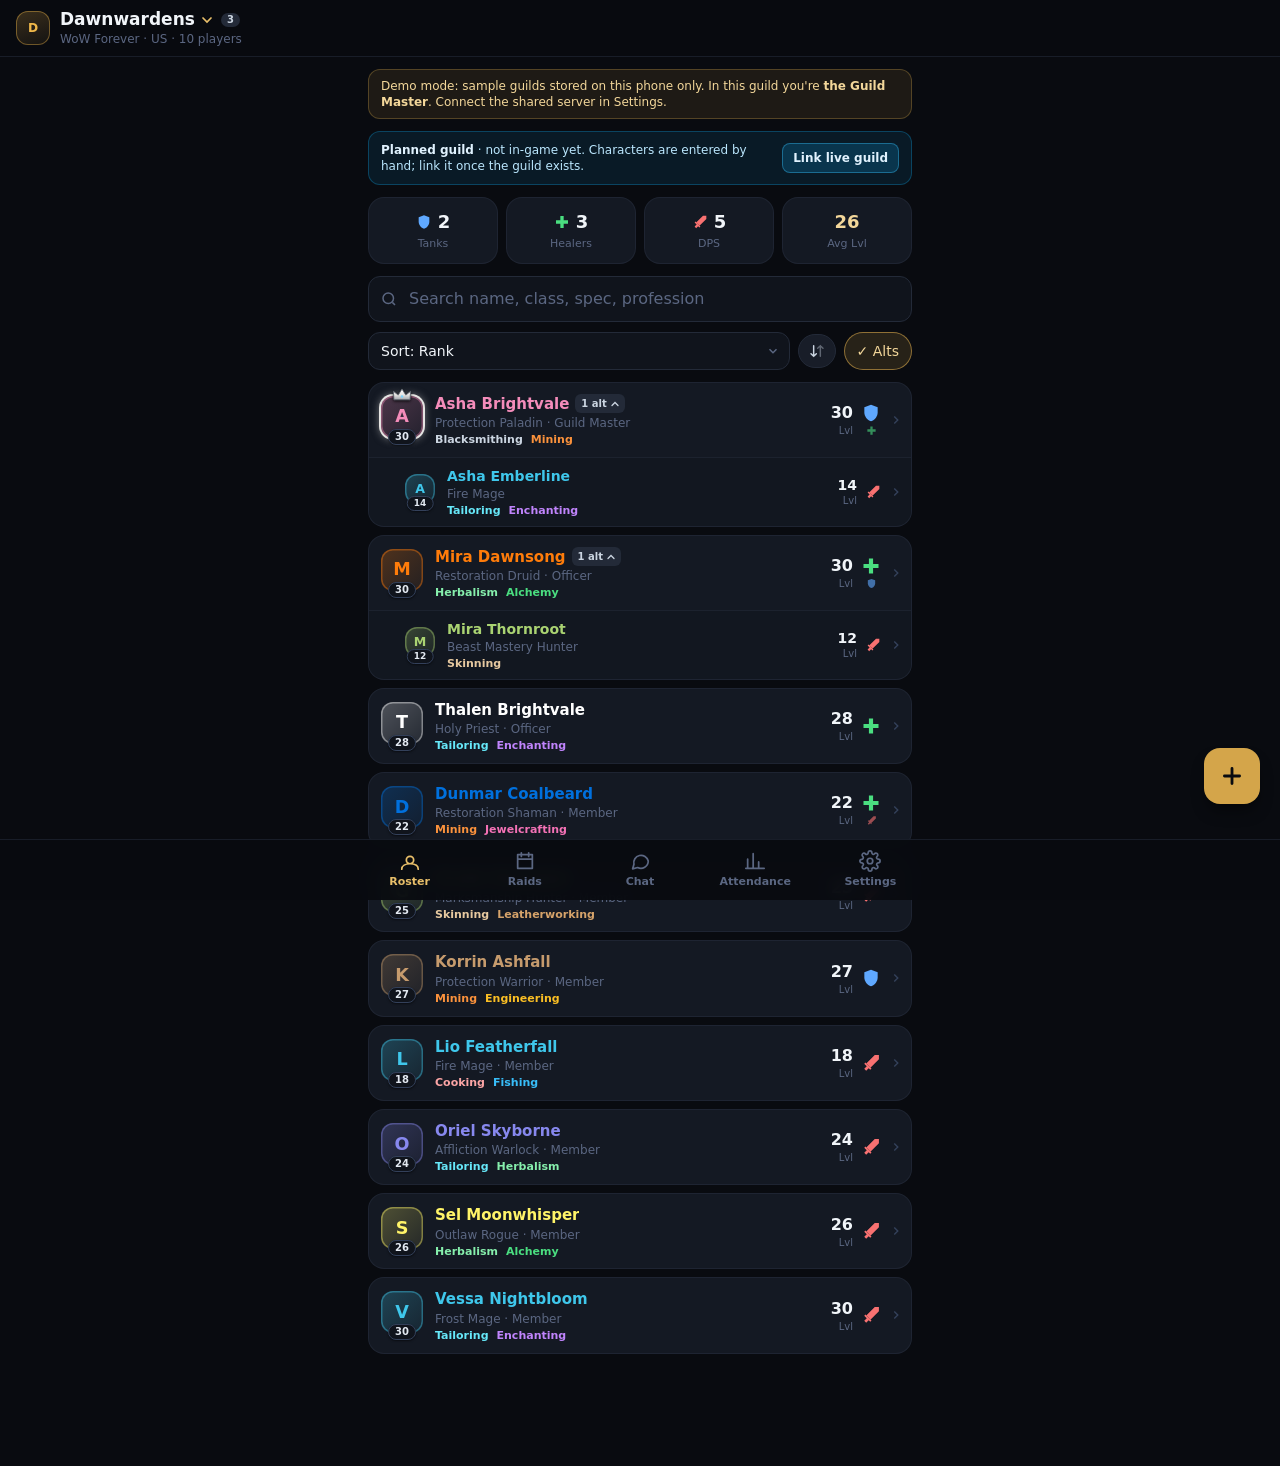
<file: index.html>
<!doctype html>
<html lang="en">
  <head>
    <meta charset="UTF-8" />
    <meta name="viewport" content="width=device-width, initial-scale=1.0, viewport-fit=cover" />
    <meta name="theme-color" content="#000000" />
    <meta name="apple-mobile-web-app-capable" content="yes" />
    <meta name="mobile-web-app-capable" content="yes" />
    <meta name="apple-mobile-web-app-status-bar-style" content="black-translucent" />
    <meta name="apple-mobile-web-app-title" content="Guild Roster" />
    <link rel="manifest" href="./manifest.webmanifest" />
    <link rel="icon" href="./favicon.ico" sizes="any" />
    <link rel="icon" type="image/png" href="./icons/icon-192.png" />
    <link rel="apple-touch-icon" href="./icons/apple-touch-icon.png" />
    <title>Guild Roster</title>
    <script type="module" crossorigin src="./assets/index-ySJoJjg8.js"></script>
    <link rel="stylesheet" crossorigin href="./assets/index-CRDDy-P_.css">
  </head>
  <body class="bg-ink-950">
    <div id="root"></div>
  </body>
</html>
</file>
<file: assets/index-CRDDy-P_.css>
*,:before,:after{--tw-border-spacing-x: 0;--tw-border-spacing-y: 0;--tw-translate-x: 0;--tw-translate-y: 0;--tw-rotate: 0;--tw-skew-x: 0;--tw-skew-y: 0;--tw-scale-x: 1;--tw-scale-y: 1;--tw-pan-x: ;--tw-pan-y: ;--tw-pinch-zoom: ;--tw-scroll-snap-strictness: proximity;--tw-gradient-from-position: ;--tw-gradient-via-position: ;--tw-gradient-to-position: ;--tw-ordinal: ;--tw-slashed-zero: ;--tw-numeric-figure: ;--tw-numeric-spacing: ;--tw-numeric-fraction: ;--tw-ring-inset: ;--tw-ring-offset-width: 0px;--tw-ring-offset-color: #fff;--tw-ring-color: rgb(59 130 246 / .5);--tw-ring-offset-shadow: 0 0 #0000;--tw-ring-shadow: 0 0 #0000;--tw-shadow: 0 0 #0000;--tw-shadow-colored: 0 0 #0000;--tw-blur: ;--tw-brightness: ;--tw-contrast: ;--tw-grayscale: ;--tw-hue-rotate: ;--tw-invert: ;--tw-saturate: ;--tw-sepia: ;--tw-drop-shadow: ;--tw-backdrop-blur: ;--tw-backdrop-brightness: ;--tw-backdrop-contrast: ;--tw-backdrop-grayscale: ;--tw-backdrop-hue-rotate: ;--tw-backdrop-invert: ;--tw-backdrop-opacity: ;--tw-backdrop-saturate: ;--tw-backdrop-sepia: ;--tw-contain-size: ;--tw-contain-layout: ;--tw-contain-paint: ;--tw-contain-style: }::backdrop{--tw-border-spacing-x: 0;--tw-border-spacing-y: 0;--tw-translate-x: 0;--tw-translate-y: 0;--tw-rotate: 0;--tw-skew-x: 0;--tw-skew-y: 0;--tw-scale-x: 1;--tw-scale-y: 1;--tw-pan-x: ;--tw-pan-y: ;--tw-pinch-zoom: ;--tw-scroll-snap-strictness: proximity;--tw-gradient-from-position: ;--tw-gradient-via-position: ;--tw-gradient-to-position: ;--tw-ordinal: ;--tw-slashed-zero: ;--tw-numeric-figure: ;--tw-numeric-spacing: ;--tw-numeric-fraction: ;--tw-ring-inset: ;--tw-ring-offset-width: 0px;--tw-ring-offset-color: #fff;--tw-ring-color: rgb(59 130 246 / .5);--tw-ring-offset-shadow: 0 0 #0000;--tw-ring-shadow: 0 0 #0000;--tw-shadow: 0 0 #0000;--tw-shadow-colored: 0 0 #0000;--tw-blur: ;--tw-brightness: ;--tw-contrast: ;--tw-grayscale: ;--tw-hue-rotate: ;--tw-invert: ;--tw-saturate: ;--tw-sepia: ;--tw-drop-shadow: ;--tw-backdrop-blur: ;--tw-backdrop-brightness: ;--tw-backdrop-contrast: ;--tw-backdrop-grayscale: ;--tw-backdrop-hue-rotate: ;--tw-backdrop-invert: ;--tw-backdrop-opacity: ;--tw-backdrop-saturate: ;--tw-backdrop-sepia: ;--tw-contain-size: ;--tw-contain-layout: ;--tw-contain-paint: ;--tw-contain-style: }*,:before,:after{box-sizing:border-box;border-width:0;border-style:solid;border-color:#e5e7eb}:before,:after{--tw-content: ""}html,:host{line-height:1.5;-webkit-text-size-adjust:100%;-moz-tab-size:4;-o-tab-size:4;tab-size:4;font-family:ui-sans-serif,system-ui,-apple-system,Segoe UI,Roboto,Helvetica Neue,Arial,sans-serif;font-feature-settings:normal;font-variation-settings:normal;-webkit-tap-highlight-color:transparent}body{margin:0;line-height:inherit}hr{height:0;color:inherit;border-top-width:1px}abbr:where([title]){-webkit-text-decoration:underline dotted;text-decoration:underline dotted}h1,h2,h3,h4,h5,h6{font-size:inherit;font-weight:inherit}a{color:inherit;text-decoration:inherit}b,strong{font-weight:bolder}code,kbd,samp,pre{font-family:ui-monospace,SFMono-Regular,Menlo,Monaco,Consolas,Liberation Mono,Courier New,monospace;font-feature-settings:normal;font-variation-settings:normal;font-size:1em}small{font-size:80%}sub,sup{font-size:75%;line-height:0;position:relative;vertical-align:baseline}sub{bottom:-.25em}sup{top:-.5em}table{text-indent:0;border-color:inherit;border-collapse:collapse}button,input,optgroup,select,textarea{font-family:inherit;font-feature-settings:inherit;font-variation-settings:inherit;font-size:100%;font-weight:inherit;line-height:inherit;letter-spacing:inherit;color:inherit;margin:0;padding:0}button,select{text-transform:none}button,input:where([type=button]),input:where([type=reset]),input:where([type=submit]){-webkit-appearance:button;background-color:transparent;background-image:none}:-moz-focusring{outline:auto}:-moz-ui-invalid{box-shadow:none}progress{vertical-align:baseline}::-webkit-inner-spin-button,::-webkit-outer-spin-button{height:auto}[type=search]{-webkit-appearance:textfield;outline-offset:-2px}::-webkit-search-decoration{-webkit-appearance:none}::-webkit-file-upload-button{-webkit-appearance:button;font:inherit}summary{display:list-item}blockquote,dl,dd,h1,h2,h3,h4,h5,h6,hr,figure,p,pre{margin:0}fieldset{margin:0;padding:0}legend{padding:0}ol,ul,menu{list-style:none;margin:0;padding:0}dialog{padding:0}textarea{resize:vertical}input::-moz-placeholder,textarea::-moz-placeholder{opacity:1;color:#9ca3af}input::placeholder,textarea::placeholder{opacity:1;color:#9ca3af}button,[role=button]{cursor:pointer}:disabled{cursor:default}img,svg,video,canvas,audio,iframe,embed,object{display:block;vertical-align:middle}img,video{max-width:100%;height:auto}[hidden]:where(:not([hidden=until-found])){display:none}.card{border-radius:1rem;border-width:1px;border-color:#232a38b3;background-color:#181d28cc}.input{width:100%;border-radius:.75rem;border-width:1px;--tw-border-opacity: 1;border-color:rgb(35 42 56 / var(--tw-border-opacity, 1));--tw-bg-opacity: 1;background-color:rgb(16 20 28 / var(--tw-bg-opacity, 1));padding:.625rem .75rem;--tw-text-opacity: 1;color:rgb(241 245 249 / var(--tw-text-opacity, 1))}.input::-moz-placeholder{--tw-placeholder-opacity: 1;color:rgb(91 103 130 / var(--tw-placeholder-opacity, 1))}.input::placeholder{--tw-placeholder-opacity: 1;color:rgb(91 103 130 / var(--tw-placeholder-opacity, 1))}.input{outline:2px solid transparent;outline-offset:2px}.input:focus{--tw-border-opacity: 1;border-color:rgb(212 165 74 / var(--tw-border-opacity, 1))}.label{margin-bottom:.375rem;display:block;font-size:.75rem;line-height:1rem;font-weight:600;text-transform:uppercase;letter-spacing:.025em;--tw-text-opacity: 1;color:rgb(91 103 130 / var(--tw-text-opacity, 1))}.btn{display:inline-flex;align-items:center;justify-content:center;gap:.5rem;border-radius:.75rem;padding:.625rem 1rem;font-weight:600;transition-property:color,background-color,border-color,text-decoration-color,fill,stroke,opacity,box-shadow,transform,filter,backdrop-filter;transition-timing-function:cubic-bezier(.4,0,.2,1);transition-duration:.15s}.btn:active{--tw-scale-x: .98;--tw-scale-y: .98;transform:translate(var(--tw-translate-x),var(--tw-translate-y)) rotate(var(--tw-rotate)) skew(var(--tw-skew-x)) skewY(var(--tw-skew-y)) scaleX(var(--tw-scale-x)) scaleY(var(--tw-scale-y))}.btn:disabled{opacity:.5}.btn-gold{display:inline-flex;align-items:center;justify-content:center;gap:.5rem;border-radius:.75rem;padding:.625rem 1rem;font-weight:600;transition-property:color,background-color,border-color,text-decoration-color,fill,stroke,opacity,box-shadow,transform,filter,backdrop-filter;transition-timing-function:cubic-bezier(.4,0,.2,1);transition-duration:.15s}.btn-gold:active{--tw-scale-x: .98;--tw-scale-y: .98;transform:translate(var(--tw-translate-x),var(--tw-translate-y)) rotate(var(--tw-rotate)) skew(var(--tw-skew-x)) skewY(var(--tw-skew-y)) scaleX(var(--tw-scale-x)) scaleY(var(--tw-scale-y))}.btn-gold:disabled{opacity:.5}.btn-gold{--tw-bg-opacity: 1;background-color:rgb(212 165 74 / var(--tw-bg-opacity, 1));--tw-text-opacity: 1;color:rgb(9 11 16 / var(--tw-text-opacity, 1))}.btn-gold:hover{--tw-bg-opacity: 1;background-color:rgb(232 191 106 / var(--tw-bg-opacity, 1))}.btn-ghost{display:inline-flex;align-items:center;justify-content:center;gap:.5rem;border-radius:.75rem;padding:.625rem 1rem;font-weight:600;transition-property:color,background-color,border-color,text-decoration-color,fill,stroke,opacity,box-shadow,transform,filter,backdrop-filter;transition-timing-function:cubic-bezier(.4,0,.2,1);transition-duration:.15s}.btn-ghost:active{--tw-scale-x: .98;--tw-scale-y: .98;transform:translate(var(--tw-translate-x),var(--tw-translate-y)) rotate(var(--tw-rotate)) skew(var(--tw-skew-x)) skewY(var(--tw-skew-y)) scaleX(var(--tw-scale-x)) scaleY(var(--tw-scale-y))}.btn-ghost:disabled{opacity:.5}.btn-ghost{background-color:#232a38b3;--tw-text-opacity: 1;color:rgb(241 245 249 / var(--tw-text-opacity, 1))}.btn-ghost:hover{--tw-bg-opacity: 1;background-color:rgb(35 42 56 / var(--tw-bg-opacity, 1))}.btn-danger{display:inline-flex;align-items:center;justify-content:center;gap:.5rem;border-radius:.75rem;padding:.625rem 1rem;font-weight:600;transition-property:color,background-color,border-color,text-decoration-color,fill,stroke,opacity,box-shadow,transform,filter,backdrop-filter;transition-timing-function:cubic-bezier(.4,0,.2,1);transition-duration:.15s}.btn-danger:active{--tw-scale-x: .98;--tw-scale-y: .98;transform:translate(var(--tw-translate-x),var(--tw-translate-y)) rotate(var(--tw-rotate)) skew(var(--tw-skew-x)) skewY(var(--tw-skew-y)) scaleX(var(--tw-scale-x)) scaleY(var(--tw-scale-y))}.btn-danger:disabled{opacity:.5}.btn-danger{border-width:1px;border-color:#ef44444d;background-color:#ef444426;--tw-text-opacity: 1;color:rgb(252 165 165 / var(--tw-text-opacity, 1))}.chip{display:inline-flex;align-items:center;gap:.375rem;white-space:nowrap;border-radius:9999px;border-width:1px;--tw-border-opacity: 1;border-color:rgb(35 42 56 / var(--tw-border-opacity, 1));--tw-bg-opacity: 1;background-color:rgb(24 29 40 / var(--tw-bg-opacity, 1));padding:.375rem .75rem;font-size:.875rem;line-height:1.25rem;font-weight:500;--tw-text-opacity: 1;color:rgb(203 213 225 / var(--tw-text-opacity, 1))}.chip-on{border-color:#d4a54a99;background-color:#d4a54a26;--tw-text-opacity: 1;color:rgb(243 215 154 / var(--tw-text-opacity, 1))}.section-title{margin-bottom:.5rem;padding-left:.25rem;padding-right:.25rem;font-size:.75rem;line-height:1rem;font-weight:700;text-transform:uppercase;letter-spacing:.05em;--tw-text-opacity: 1;color:rgb(91 103 130 / var(--tw-text-opacity, 1))}.sr-only{position:absolute;width:1px;height:1px;padding:0;margin:-1px;overflow:hidden;clip:rect(0,0,0,0);white-space:nowrap;border-width:0}.pointer-events-none{pointer-events:none}.visible{visibility:visible}.static{position:static}.fixed{position:fixed}.absolute{position:absolute}.relative{position:relative}.sticky{position:sticky}.inset-0{inset:0}.inset-x-0{left:0;right:0}.inset-x-10{left:2.5rem;right:2.5rem}.bottom-0{bottom:0}.bottom-24{bottom:6rem}.bottom-40{bottom:10rem}.bottom-6{bottom:1.5rem}.bottom-\[60px\]{bottom:60px}.left-0{left:0}.left-1\/2{left:50%}.left-3{left:.75rem}.right-0{right:0}.right-1{right:.25rem}.right-1\.5{right:.375rem}.right-2\.5{right:.625rem}.right-3{right:.75rem}.right-5{right:1.25rem}.top-0{top:0}.top-1{top:.25rem}.top-1\.5{top:.375rem}.top-1\/2{top:50%}.top-2\.5{top:.625rem}.top-\[4\.25rem\]{top:4.25rem}.z-10{z-index:10}.z-20{z-index:20}.z-30{z-index:30}.z-40{z-index:40}.z-50{z-index:50}.z-\[60\]{z-index:60}.-mx-4{margin-left:-1rem;margin-right:-1rem}.-my-1{margin-top:-.25rem;margin-bottom:-.25rem}.mx-0\.5{margin-left:.125rem;margin-right:.125rem}.mx-auto{margin-left:auto;margin-right:auto}.my-3{margin-top:.75rem;margin-bottom:.75rem}.\!mb-1{margin-bottom:.25rem!important}.-ml-1{margin-left:-.25rem}.-ml-2{margin-left:-.5rem}.-mr-1{margin-right:-.25rem}.-mt-0\.5{margin-top:-.125rem}.-mt-1{margin-top:-.25rem}.-mt-2{margin-top:-.5rem}.mb-0\.5{margin-bottom:.125rem}.mb-1{margin-bottom:.25rem}.mb-1\.5{margin-bottom:.375rem}.mb-2{margin-bottom:.5rem}.mb-2\.5{margin-bottom:.625rem}.mb-3{margin-bottom:.75rem}.mb-4{margin-bottom:1rem}.mb-5{margin-bottom:1.25rem}.mb-6{margin-bottom:1.5rem}.mb-8{margin-bottom:2rem}.ml-0\.5{margin-left:.125rem}.ml-1\.5{margin-left:.375rem}.ml-2{margin-left:.5rem}.ml-auto{margin-left:auto}.mt-0\.5{margin-top:.125rem}.mt-1{margin-top:.25rem}.mt-1\.5{margin-top:.375rem}.mt-2{margin-top:.5rem}.mt-3{margin-top:.75rem}.mt-4{margin-top:1rem}.mt-5{margin-top:1.25rem}.mt-6{margin-top:1.5rem}.line-clamp-2{overflow:hidden;display:-webkit-box;-webkit-box-orient:vertical;-webkit-line-clamp:2}.block{display:block}.inline-block{display:inline-block}.inline{display:inline}.flex{display:flex}.inline-flex{display:inline-flex}.table{display:table}.grid{display:grid}.inline-grid{display:inline-grid}.hidden{display:none}.h-1{height:.25rem}.h-1\.5{height:.375rem}.h-11{height:2.75rem}.h-14{height:3.5rem}.h-2\.5{height:.625rem}.h-20{height:5rem}.h-24{height:6rem}.h-3{height:.75rem}.h-4{height:1rem}.h-5{height:1.25rem}.h-6{height:1.5rem}.h-72{height:18rem}.h-8{height:2rem}.h-\[17px\]{height:17px}.h-full{height:100%}.h-px{height:1px}.max-h-28{max-height:7rem}.max-h-56{max-height:14rem}.max-h-72{max-height:18rem}.max-h-\[86vh\]{max-height:86vh}.max-h-\[88vh\]{max-height:88vh}.min-h-11{min-height:2.75rem}.min-h-\[84px\]{min-height:84px}.min-h-\[90px\]{min-height:90px}.min-h-\[96px\]{min-height:96px}.min-h-full{min-height:100%}.\!w-24{width:6rem!important}.w-10{width:2.5rem}.w-11{width:2.75rem}.w-12{width:3rem}.w-14{width:3.5rem}.w-2\.5{width:.625rem}.w-20{width:5rem}.w-24{width:6rem}.w-3{width:.75rem}.w-4{width:1rem}.w-5{width:1.25rem}.w-8{width:2rem}.w-9{width:2.25rem}.w-\[17px\]{width:17px}.w-\[5\.25rem\]{width:5.25rem}.w-full{width:100%}.min-w-0{min-width:0px}.min-w-\[17px\]{min-width:17px}.min-w-\[18px\]{min-width:18px}.max-w-full{max-width:100%}.max-w-md{max-width:28rem}.max-w-none{max-width:none}.max-w-xl{max-width:36rem}.flex-1{flex:1 1 0%}.shrink-0{flex-shrink:0}.-translate-x-1\/2{--tw-translate-x: -50%;transform:translate(var(--tw-translate-x),var(--tw-translate-y)) rotate(var(--tw-rotate)) skew(var(--tw-skew-x)) skewY(var(--tw-skew-y)) scaleX(var(--tw-scale-x)) scaleY(var(--tw-scale-y))}.-translate-y-1\/2{--tw-translate-y: -50%;transform:translate(var(--tw-translate-x),var(--tw-translate-y)) rotate(var(--tw-rotate)) skew(var(--tw-skew-x)) skewY(var(--tw-skew-y)) scaleX(var(--tw-scale-x)) scaleY(var(--tw-scale-y))}.rotate-180{--tw-rotate: 180deg;transform:translate(var(--tw-translate-x),var(--tw-translate-y)) rotate(var(--tw-rotate)) skew(var(--tw-skew-x)) skewY(var(--tw-skew-y)) scaleX(var(--tw-scale-x)) scaleY(var(--tw-scale-y))}.scale-150{--tw-scale-x: 1.5;--tw-scale-y: 1.5;transform:translate(var(--tw-translate-x),var(--tw-translate-y)) rotate(var(--tw-rotate)) skew(var(--tw-skew-x)) skewY(var(--tw-skew-y)) scaleX(var(--tw-scale-x)) scaleY(var(--tw-scale-y))}.transform{transform:translate(var(--tw-translate-x),var(--tw-translate-y)) rotate(var(--tw-rotate)) skew(var(--tw-skew-x)) skewY(var(--tw-skew-y)) scaleX(var(--tw-scale-x)) scaleY(var(--tw-scale-y))}.cursor-pointer{cursor:pointer}.select-none{-webkit-user-select:none;-moz-user-select:none;user-select:none}.resize-none{resize:none}.list-disc{list-style-type:disc}.appearance-none{-webkit-appearance:none;-moz-appearance:none;appearance:none}.grid-cols-1{grid-template-columns:repeat(1,minmax(0,1fr))}.grid-cols-2{grid-template-columns:repeat(2,minmax(0,1fr))}.grid-cols-3{grid-template-columns:repeat(3,minmax(0,1fr))}.grid-cols-4{grid-template-columns:repeat(4,minmax(0,1fr))}.grid-cols-5{grid-template-columns:repeat(5,minmax(0,1fr))}.grid-cols-6{grid-template-columns:repeat(6,minmax(0,1fr))}.grid-cols-\[1fr_auto\]{grid-template-columns:1fr auto}.flex-col{flex-direction:column}.flex-wrap{flex-wrap:wrap}.place-items-center{place-items:center}.items-start{align-items:flex-start}.items-end{align-items:flex-end}.items-center{align-items:center}.items-baseline{align-items:baseline}.justify-end{justify-content:flex-end}.justify-center{justify-content:center}.justify-between{justify-content:space-between}.gap-0\.5{gap:.125rem}.gap-1{gap:.25rem}.gap-1\.5{gap:.375rem}.gap-2{gap:.5rem}.gap-2\.5{gap:.625rem}.gap-3{gap:.75rem}.gap-4{gap:1rem}.gap-x-2{-moz-column-gap:.5rem;column-gap:.5rem}.gap-x-3{-moz-column-gap:.75rem;column-gap:.75rem}.gap-y-0\.5{row-gap:.125rem}.gap-y-1{row-gap:.25rem}.space-y-0\.5>:not([hidden])~:not([hidden]){--tw-space-y-reverse: 0;margin-top:calc(.125rem * calc(1 - var(--tw-space-y-reverse)));margin-bottom:calc(.125rem * var(--tw-space-y-reverse))}.space-y-1>:not([hidden])~:not([hidden]){--tw-space-y-reverse: 0;margin-top:calc(.25rem * calc(1 - var(--tw-space-y-reverse)));margin-bottom:calc(.25rem * var(--tw-space-y-reverse))}.space-y-1\.5>:not([hidden])~:not([hidden]){--tw-space-y-reverse: 0;margin-top:calc(.375rem * calc(1 - var(--tw-space-y-reverse)));margin-bottom:calc(.375rem * var(--tw-space-y-reverse))}.space-y-2>:not([hidden])~:not([hidden]){--tw-space-y-reverse: 0;margin-top:calc(.5rem * calc(1 - var(--tw-space-y-reverse)));margin-bottom:calc(.5rem * var(--tw-space-y-reverse))}.space-y-2\.5>:not([hidden])~:not([hidden]){--tw-space-y-reverse: 0;margin-top:calc(.625rem * calc(1 - var(--tw-space-y-reverse)));margin-bottom:calc(.625rem * var(--tw-space-y-reverse))}.space-y-3>:not([hidden])~:not([hidden]){--tw-space-y-reverse: 0;margin-top:calc(.75rem * calc(1 - var(--tw-space-y-reverse)));margin-bottom:calc(.75rem * var(--tw-space-y-reverse))}.space-y-4>:not([hidden])~:not([hidden]){--tw-space-y-reverse: 0;margin-top:calc(1rem * calc(1 - var(--tw-space-y-reverse)));margin-bottom:calc(1rem * var(--tw-space-y-reverse))}.divide-y>:not([hidden])~:not([hidden]){--tw-divide-y-reverse: 0;border-top-width:calc(1px * calc(1 - var(--tw-divide-y-reverse)));border-bottom-width:calc(1px * var(--tw-divide-y-reverse))}.divide-ink-700\/60>:not([hidden])~:not([hidden]){border-color:#232a3899}.self-start{align-self:flex-start}.self-center{align-self:center}.overflow-auto{overflow:auto}.overflow-hidden{overflow:hidden}.overflow-y-auto{overflow-y:auto}.truncate{overflow:hidden;text-overflow:ellipsis;white-space:nowrap}.whitespace-nowrap{white-space:nowrap}.whitespace-pre-wrap{white-space:pre-wrap}.break-words{overflow-wrap:break-word}.break-all{word-break:break-all}.rounded{border-radius:.25rem}.rounded-2xl{border-radius:1rem}.rounded-3xl{border-radius:1.5rem}.rounded-\[50\%\]{border-radius:50%}.rounded-full{border-radius:9999px}.rounded-lg{border-radius:.5rem}.rounded-md{border-radius:.375rem}.rounded-xl{border-radius:.75rem}.rounded-t-3xl{border-top-left-radius:1.5rem;border-top-right-radius:1.5rem}.border{border-width:1px}.border-b{border-bottom-width:1px}.border-r{border-right-width:1px}.border-t{border-top-width:1px}.border-dashed{border-style:dashed}.border-amber-400\/40{border-color:#fbbf2466}.border-amber-500\/30{border-color:#f59e0b4d}.border-emerald-500\/30{border-color:#10b9814d}.border-fuchsia-400\/40{border-color:#e879f966}.border-fuchsia-400\/60{border-color:#e879f999}.border-gold-300{--tw-border-opacity: 1;border-color:rgb(243 215 154 / var(--tw-border-opacity, 1))}.border-gold-500{--tw-border-opacity: 1;border-color:rgb(212 165 74 / var(--tw-border-opacity, 1))}.border-gold-500\/25{border-color:#d4a54a40}.border-gold-500\/30{border-color:#d4a54a4d}.border-gold-500\/40{border-color:#d4a54a66}.border-gold-500\/50{border-color:#d4a54a80}.border-gold-500\/70{border-color:#d4a54ab3}.border-ink-600{--tw-border-opacity: 1;border-color:rgb(51 64 90 / var(--tw-border-opacity, 1))}.border-ink-700{--tw-border-opacity: 1;border-color:rgb(35 42 56 / var(--tw-border-opacity, 1))}.border-ink-700\/60{border-color:#232a3899}.border-ink-800{--tw-border-opacity: 1;border-color:rgb(24 29 40 / var(--tw-border-opacity, 1))}.border-ink-800\/60{border-color:#181d2899}.border-red-500\/30{border-color:#ef44444d}.border-red-500\/40{border-color:#ef444466}.border-sky-400\/40{border-color:#38bdf866}.border-sky-500\/30{border-color:#0ea5e94d}.border-white\/10{border-color:#ffffff1a}.\!bg-gold-500{--tw-bg-opacity: 1 !important;background-color:rgb(212 165 74 / var(--tw-bg-opacity, 1))!important}.bg-\[\#0b0d16\]{--tw-bg-opacity: 1;background-color:rgb(11 13 22 / var(--tw-bg-opacity, 1))}.bg-\[\#5865F2\]{--tw-bg-opacity: 1;background-color:rgb(88 101 242 / var(--tw-bg-opacity, 1))}.bg-amber-400{--tw-bg-opacity: 1;background-color:rgb(251 191 36 / var(--tw-bg-opacity, 1))}.bg-amber-500\/10{background-color:#f59e0b1a}.bg-amber-500\/15{background-color:#f59e0b26}.bg-black{--tw-bg-opacity: 1;background-color:rgb(0 0 0 / var(--tw-bg-opacity, 1))}.bg-black\/50{background-color:#00000080}.bg-black\/60{background-color:#0009}.bg-emerald-400{--tw-bg-opacity: 1;background-color:rgb(52 211 153 / var(--tw-bg-opacity, 1))}.bg-emerald-500{--tw-bg-opacity: 1;background-color:rgb(16 185 129 / var(--tw-bg-opacity, 1))}.bg-emerald-500\/15{background-color:#10b98126}.bg-emerald-500\/20{background-color:#10b98133}.bg-fuchsia-500\/10{background-color:#d946ef1a}.bg-fuchsia-500\/25{background-color:#d946ef40}.bg-gold-500{--tw-bg-opacity: 1;background-color:rgb(212 165 74 / var(--tw-bg-opacity, 1))}.bg-gold-500\/10{background-color:#d4a54a1a}.bg-gold-500\/15{background-color:#d4a54a26}.bg-gold-500\/20{background-color:#d4a54a33}.bg-ink-600{--tw-bg-opacity: 1;background-color:rgb(51 64 90 / var(--tw-bg-opacity, 1))}.bg-ink-700{--tw-bg-opacity: 1;background-color:rgb(35 42 56 / var(--tw-bg-opacity, 1))}.bg-ink-800{--tw-bg-opacity: 1;background-color:rgb(24 29 40 / var(--tw-bg-opacity, 1))}.bg-ink-800\/80{background-color:#181d28cc}.bg-ink-900{--tw-bg-opacity: 1;background-color:rgb(16 20 28 / var(--tw-bg-opacity, 1))}.bg-ink-900\/40{background-color:#10141c66}.bg-ink-900\/60{background-color:#10141c99}.bg-ink-900\/70{background-color:#10141cb3}.bg-ink-950{--tw-bg-opacity: 1;background-color:rgb(9 11 16 / var(--tw-bg-opacity, 1))}.bg-ink-950\/90{background-color:#090b10e6}.bg-ink-950\/95{background-color:#090b10f2}.bg-red-500{--tw-bg-opacity: 1;background-color:rgb(239 68 68 / var(--tw-bg-opacity, 1))}.bg-red-500\/10{background-color:#ef44441a}.bg-red-500\/15{background-color:#ef444426}.bg-sky-400{--tw-bg-opacity: 1;background-color:rgb(56 189 248 / var(--tw-bg-opacity, 1))}.bg-sky-500\/10{background-color:#0ea5e91a}.bg-sky-500\/15{background-color:#0ea5e926}.bg-sky-500\/20{background-color:#0ea5e933}.bg-transparent{background-color:transparent}.bg-white{--tw-bg-opacity: 1;background-color:rgb(255 255 255 / var(--tw-bg-opacity, 1))}.object-cover{-o-object-fit:cover;object-fit:cover}.p-1{padding:.25rem}.p-1\.5{padding:.375rem}.p-2{padding:.5rem}.p-2\.5{padding:.625rem}.p-3{padding:.75rem}.p-3\.5{padding:.875rem}.p-4{padding:1rem}.p-5{padding:1.25rem}.p-6{padding:1.5rem}.\!px-2\.5{padding-left:.625rem!important;padding-right:.625rem!important}.\!px-3{padding-left:.75rem!important;padding-right:.75rem!important}.\!px-4{padding-left:1rem!important;padding-right:1rem!important}.\!py-1{padding-top:.25rem!important;padding-bottom:.25rem!important}.\!py-1\.5{padding-top:.375rem!important;padding-bottom:.375rem!important}.\!py-2{padding-top:.5rem!important;padding-bottom:.5rem!important}.\!py-2\.5{padding-top:.625rem!important;padding-bottom:.625rem!important}.px-1{padding-left:.25rem;padding-right:.25rem}.px-1\.5{padding-left:.375rem;padding-right:.375rem}.px-2{padding-left:.5rem;padding-right:.5rem}.px-2\.5{padding-left:.625rem;padding-right:.625rem}.px-3{padding-left:.75rem;padding-right:.75rem}.px-4{padding-left:1rem;padding-right:1rem}.px-5{padding-left:1.25rem;padding-right:1.25rem}.px-6{padding-left:1.5rem;padding-right:1.5rem}.px-8{padding-left:2rem;padding-right:2rem}.py-0\.5{padding-top:.125rem;padding-bottom:.125rem}.py-1{padding-top:.25rem;padding-bottom:.25rem}.py-1\.5{padding-top:.375rem;padding-bottom:.375rem}.py-10{padding-top:2.5rem;padding-bottom:2.5rem}.py-2{padding-top:.5rem;padding-bottom:.5rem}.py-2\.5{padding-top:.625rem;padding-bottom:.625rem}.py-3{padding-top:.75rem;padding-bottom:.75rem}.py-6{padding-top:1.5rem;padding-bottom:1.5rem}.py-8{padding-top:2rem;padding-bottom:2rem}.py-px{padding-top:1px;padding-bottom:1px}.\!pl-3{padding-left:.75rem!important}.\!pr-8{padding-right:2rem!important}.pb-1{padding-bottom:.25rem}.pb-2{padding-bottom:.5rem}.pb-28{padding-bottom:7rem}.pb-3{padding-bottom:.75rem}.pb-4{padding-bottom:1rem}.pb-44{padding-bottom:11rem}.pb-6{padding-bottom:1.5rem}.pb-8{padding-bottom:2rem}.pl-1\.5{padding-left:.375rem}.pl-10{padding-left:2.5rem}.pl-3{padding-left:.75rem}.pl-5{padding-left:1.25rem}.pl-6{padding-left:1.5rem}.pr-1{padding-right:.25rem}.pr-1\.5{padding-right:.375rem}.pr-11{padding-right:2.75rem}.pr-2{padding-right:.5rem}.pt-0\.5{padding-top:.125rem}.pt-1{padding-top:.25rem}.pt-1\.5{padding-top:.375rem}.pt-2{padding-top:.5rem}.pt-3{padding-top:.75rem}.text-left{text-align:left}.text-center{text-align:center}.text-right{text-align:right}.align-middle{vertical-align:middle}.font-mono{font-family:ui-monospace,SFMono-Regular,Menlo,Monaco,Consolas,Liberation Mono,Courier New,monospace}.\!text-sm{font-size:.875rem!important;line-height:1.25rem!important}.\!text-xs{font-size:.75rem!important;line-height:1rem!important}.text-2xl{font-size:1.5rem;line-height:2rem}.text-3xl{font-size:1.875rem;line-height:2.25rem}.text-4xl{font-size:2.25rem;line-height:2.5rem}.text-\[10px\]{font-size:10px}.text-\[11px\]{font-size:11px}.text-\[12px\]{font-size:12px}.text-\[13px\]{font-size:13px}.text-\[15px\]{font-size:15px}.text-\[17px\]{font-size:17px}.text-\[9px\]{font-size:9px}.text-base{font-size:1rem;line-height:1.5rem}.text-lg{font-size:1.125rem;line-height:1.75rem}.text-sm{font-size:.875rem;line-height:1.25rem}.text-xl{font-size:1.25rem;line-height:1.75rem}.text-xs{font-size:.75rem;line-height:1rem}.font-bold{font-weight:700}.font-extrabold{font-weight:800}.font-medium{font-weight:500}.font-normal{font-weight:400}.font-semibold{font-weight:600}.uppercase{text-transform:uppercase}.capitalize{text-transform:capitalize}.normal-case{text-transform:none}.italic{font-style:italic}.tabular-nums{--tw-numeric-spacing: tabular-nums;font-variant-numeric:var(--tw-ordinal) var(--tw-slashed-zero) var(--tw-numeric-figure) var(--tw-numeric-spacing) var(--tw-numeric-fraction)}.leading-\[1\.45\]{line-height:1.45}.leading-\[18px\]{line-height:18px}.leading-none{line-height:1}.leading-snug{line-height:1.375}.leading-tight{line-height:1.25}.tracking-normal{letter-spacing:0em}.tracking-wide{letter-spacing:.025em}.tracking-wider{letter-spacing:.05em}.tracking-widest{letter-spacing:.1em}.\!text-ink-950{--tw-text-opacity: 1 !important;color:rgb(9 11 16 / var(--tw-text-opacity, 1))!important}.\!text-red-300{--tw-text-opacity: 1 !important;color:rgb(252 165 165 / var(--tw-text-opacity, 1))!important}.text-amber-100{--tw-text-opacity: 1;color:rgb(254 243 199 / var(--tw-text-opacity, 1))}.text-amber-200{--tw-text-opacity: 1;color:rgb(253 230 138 / var(--tw-text-opacity, 1))}.text-amber-300{--tw-text-opacity: 1;color:rgb(252 211 77 / var(--tw-text-opacity, 1))}.text-amber-300\/80{color:#fcd34dcc}.text-emerald-300{--tw-text-opacity: 1;color:rgb(110 231 183 / var(--tw-text-opacity, 1))}.text-emerald-400{--tw-text-opacity: 1;color:rgb(52 211 153 / var(--tw-text-opacity, 1))}.text-fuchsia-100{--tw-text-opacity: 1;color:rgb(250 232 255 / var(--tw-text-opacity, 1))}.text-fuchsia-200{--tw-text-opacity: 1;color:rgb(245 208 254 / var(--tw-text-opacity, 1))}.text-gold-300{--tw-text-opacity: 1;color:rgb(243 215 154 / var(--tw-text-opacity, 1))}.text-gold-400{--tw-text-opacity: 1;color:rgb(232 191 106 / var(--tw-text-opacity, 1))}.text-gold-500{--tw-text-opacity: 1;color:rgb(212 165 74 / var(--tw-text-opacity, 1))}.text-ink-500{--tw-text-opacity: 1;color:rgb(91 103 130 / var(--tw-text-opacity, 1))}.text-ink-600{--tw-text-opacity: 1;color:rgb(51 64 90 / var(--tw-text-opacity, 1))}.text-ink-950{--tw-text-opacity: 1;color:rgb(9 11 16 / var(--tw-text-opacity, 1))}.text-orange-300{--tw-text-opacity: 1;color:rgb(253 186 116 / var(--tw-text-opacity, 1))}.text-red-300{--tw-text-opacity: 1;color:rgb(252 165 165 / var(--tw-text-opacity, 1))}.text-red-400{--tw-text-opacity: 1;color:rgb(248 113 113 / var(--tw-text-opacity, 1))}.text-sky-100{--tw-text-opacity: 1;color:rgb(224 242 254 / var(--tw-text-opacity, 1))}.text-sky-200{--tw-text-opacity: 1;color:rgb(186 230 253 / var(--tw-text-opacity, 1))}.text-sky-300{--tw-text-opacity: 1;color:rgb(125 211 252 / var(--tw-text-opacity, 1))}.text-slate-100{--tw-text-opacity: 1;color:rgb(241 245 249 / var(--tw-text-opacity, 1))}.text-slate-200{--tw-text-opacity: 1;color:rgb(226 232 240 / var(--tw-text-opacity, 1))}.text-slate-300{--tw-text-opacity: 1;color:rgb(203 213 225 / var(--tw-text-opacity, 1))}.text-slate-300\/80{color:#cbd5e1cc}.text-slate-400{--tw-text-opacity: 1;color:rgb(148 163 184 / var(--tw-text-opacity, 1))}.text-slate-900{--tw-text-opacity: 1;color:rgb(15 23 42 / var(--tw-text-opacity, 1))}.text-white{--tw-text-opacity: 1;color:rgb(255 255 255 / var(--tw-text-opacity, 1))}.text-yellow-300{--tw-text-opacity: 1;color:rgb(253 224 71 / var(--tw-text-opacity, 1))}.underline{text-decoration-line:underline}.accent-amber-400{accent-color:#fbbf24}.opacity-60{opacity:.6}.opacity-70{opacity:.7}.opacity-75{opacity:.75}.opacity-80{opacity:.8}.shadow{--tw-shadow: 0 1px 3px 0 rgb(0 0 0 / .1), 0 1px 2px -1px rgb(0 0 0 / .1);--tw-shadow-colored: 0 1px 3px 0 var(--tw-shadow-color), 0 1px 2px -1px var(--tw-shadow-color);box-shadow:var(--tw-ring-offset-shadow, 0 0 #0000),var(--tw-ring-shadow, 0 0 #0000),var(--tw-shadow)}.shadow-lg{--tw-shadow: 0 10px 15px -3px rgb(0 0 0 / .1), 0 4px 6px -4px rgb(0 0 0 / .1);--tw-shadow-colored: 0 10px 15px -3px var(--tw-shadow-color), 0 4px 6px -4px var(--tw-shadow-color);box-shadow:var(--tw-ring-offset-shadow, 0 0 #0000),var(--tw-ring-shadow, 0 0 #0000),var(--tw-shadow)}.shadow-sm{--tw-shadow: 0 1px 2px 0 rgb(0 0 0 / .05);--tw-shadow-colored: 0 1px 2px 0 var(--tw-shadow-color);box-shadow:var(--tw-ring-offset-shadow, 0 0 #0000),var(--tw-ring-shadow, 0 0 #0000),var(--tw-shadow)}.shadow-xl{--tw-shadow: 0 20px 25px -5px rgb(0 0 0 / .1), 0 8px 10px -6px rgb(0 0 0 / .1);--tw-shadow-colored: 0 20px 25px -5px var(--tw-shadow-color), 0 8px 10px -6px var(--tw-shadow-color);box-shadow:var(--tw-ring-offset-shadow, 0 0 #0000),var(--tw-ring-shadow, 0 0 #0000),var(--tw-shadow)}.shadow-black\/40{--tw-shadow-color: rgb(0 0 0 / .4);--tw-shadow: var(--tw-shadow-colored)}.shadow-black\/50{--tw-shadow-color: rgb(0 0 0 / .5);--tw-shadow: var(--tw-shadow-colored)}.shadow-black\/60{--tw-shadow-color: rgb(0 0 0 / .6);--tw-shadow: var(--tw-shadow-colored)}.outline-none{outline:2px solid transparent;outline-offset:2px}.outline{outline-style:solid}.ring{--tw-ring-offset-shadow: var(--tw-ring-inset) 0 0 0 var(--tw-ring-offset-width) var(--tw-ring-offset-color);--tw-ring-shadow: var(--tw-ring-inset) 0 0 0 calc(3px + var(--tw-ring-offset-width)) var(--tw-ring-color);box-shadow:var(--tw-ring-offset-shadow),var(--tw-ring-shadow),var(--tw-shadow, 0 0 #0000)}.ring-1{--tw-ring-offset-shadow: var(--tw-ring-inset) 0 0 0 var(--tw-ring-offset-width) var(--tw-ring-offset-color);--tw-ring-shadow: var(--tw-ring-inset) 0 0 0 calc(1px + var(--tw-ring-offset-width)) var(--tw-ring-color);box-shadow:var(--tw-ring-offset-shadow),var(--tw-ring-shadow),var(--tw-shadow, 0 0 #0000)}.ring-gold-500\/60{--tw-ring-color: rgb(212 165 74 / .6)}.ring-gold-500\/70{--tw-ring-color: rgb(212 165 74 / .7)}.blur-md{--tw-blur: blur(12px);filter:var(--tw-blur) var(--tw-brightness) var(--tw-contrast) var(--tw-grayscale) var(--tw-hue-rotate) var(--tw-invert) var(--tw-saturate) var(--tw-sepia) var(--tw-drop-shadow)}.drop-shadow-\[0_1px_1\.5px_rgba\(0\,0\,0\,0\.9\)\]{--tw-drop-shadow: drop-shadow(0 1px 1.5px rgba(0,0,0,.9));filter:var(--tw-blur) var(--tw-brightness) var(--tw-contrast) var(--tw-grayscale) var(--tw-hue-rotate) var(--tw-invert) var(--tw-saturate) var(--tw-sepia) var(--tw-drop-shadow)}.filter{filter:var(--tw-blur) var(--tw-brightness) var(--tw-contrast) var(--tw-grayscale) var(--tw-hue-rotate) var(--tw-invert) var(--tw-saturate) var(--tw-sepia) var(--tw-drop-shadow)}.backdrop-blur{--tw-backdrop-blur: blur(8px);backdrop-filter:var(--tw-backdrop-blur) var(--tw-backdrop-brightness) var(--tw-backdrop-contrast) var(--tw-backdrop-grayscale) var(--tw-backdrop-hue-rotate) var(--tw-backdrop-invert) var(--tw-backdrop-opacity) var(--tw-backdrop-saturate) var(--tw-backdrop-sepia)}.transition{transition-property:color,background-color,border-color,text-decoration-color,fill,stroke,opacity,box-shadow,transform,filter,backdrop-filter;transition-timing-function:cubic-bezier(.4,0,.2,1);transition-duration:.15s}.transition-transform{transition-property:transform;transition-timing-function:cubic-bezier(.4,0,.2,1);transition-duration:.15s}.duration-300{transition-duration:.3s}html,body,#root{height:100%}body{--tw-bg-opacity: 1;background-color:rgb(9 11 16 / var(--tw-bg-opacity, 1));--tw-text-opacity: 1;color:rgb(241 245 249 / var(--tw-text-opacity, 1));-webkit-font-smoothing:antialiased;-moz-osx-font-smoothing:grayscale;-webkit-tap-highlight-color:transparent;overscroll-behavior-y:none}input,select,textarea{font-size:16px}.safe-top{padding-top:env(safe-area-inset-top)}.safe-bottom{padding-bottom:env(safe-area-inset-bottom)}.no-scrollbar::-webkit-scrollbar{display:none}.no-scrollbar{scrollbar-width:none}.wh-tip table{width:100%;border-collapse:collapse}.wh-tip td,.wh-tip th{padding:0;vertical-align:top;text-align:left;font-weight:400}.wh-tip th{text-align:right;padding-left:12px}.wh-tip b{font-weight:700}.wh-tip table table td>b:first-child{font-size:15px}.wh-tip .q{color:#ffd100}.wh-tip .q0{color:#9d9d9d}.wh-tip .q1{color:#fff}.wh-tip .q2{color:#1eff00}.wh-tip .q3{color:#0070dd}.wh-tip .q4{color:#a335ee}.wh-tip .q5{color:#ff8000}.wh-tip .q6{color:#e6cc80}.wh-tip .q7{color:#0cf}.wh-tip .q8{color:#ffff98}.wh-tip .q9{color:#71d5ff}.wh-tip .q10{color:#ff4040}.wh-tip .indent{padding-left:12px;display:block}.wh-tip .whtt-sellprice{color:#cbd5e1}.wh-tip>table:first-child tr:first-child td>b:first-child{display:none}.wh-tip .moneygold:after{content:"g";color:#ffd100}.wh-tip .moneysilver:after{content:"s";color:#c7c7cf}.wh-tip .moneycopper:after{content:"c";color:#eda55f}.wh-tip .moneygold,.wh-tip .moneysilver{margin-right:4px}.first\:border-t-0:first-child{border-top-width:0px}.hover\:text-slate-200:hover{--tw-text-opacity: 1;color:rgb(226 232 240 / var(--tw-text-opacity, 1))}.active\:scale-95:active{--tw-scale-x: .95;--tw-scale-y: .95;transform:translate(var(--tw-translate-x),var(--tw-translate-y)) rotate(var(--tw-rotate)) skew(var(--tw-skew-x)) skewY(var(--tw-skew-y)) scaleX(var(--tw-scale-x)) scaleY(var(--tw-scale-y))}.active\:bg-ink-700:active{--tw-bg-opacity: 1;background-color:rgb(35 42 56 / var(--tw-bg-opacity, 1))}.active\:bg-ink-700\/40:active{background-color:#232a3866}.active\:bg-ink-700\/50:active{background-color:#232a3880}.active\:bg-ink-800:active{--tw-bg-opacity: 1;background-color:rgb(24 29 40 / var(--tw-bg-opacity, 1))}.active\:bg-ink-900:active{--tw-bg-opacity: 1;background-color:rgb(16 20 28 / var(--tw-bg-opacity, 1))}.active\:opacity-70:active{opacity:.7}.disabled\:opacity-40:disabled{opacity:.4}
</file>
